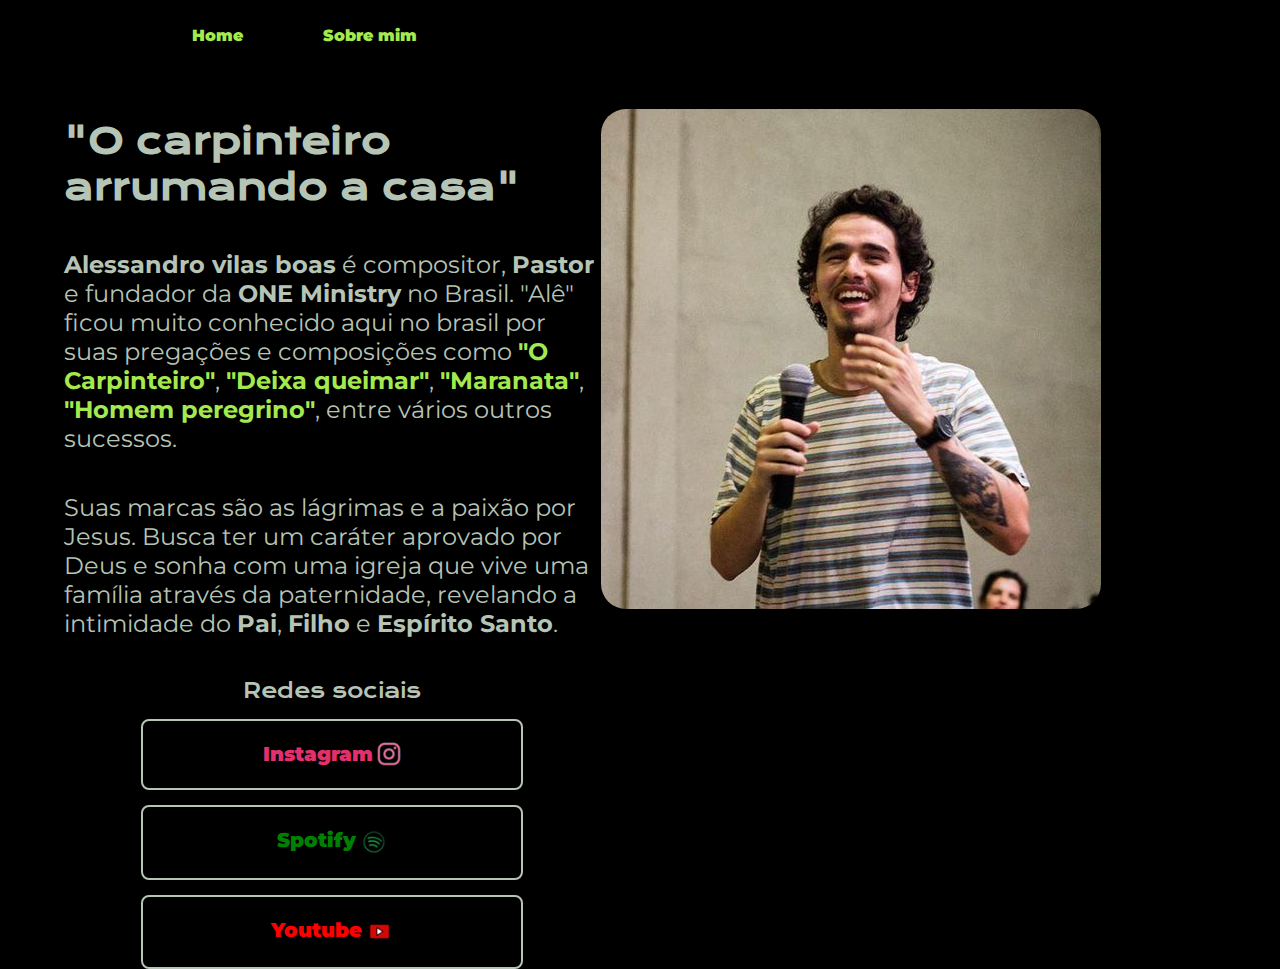
<file: index.html>
<!DOCTYPE html>
<html lang="pt-br"> 
    <meta charset="UTF-8">
    <meta name="viewport" content="width=device-width, initial-scale=1.0">
    <title>Homem peregrino</title>
    <link rel="shortcut icon" href="assets/pngwing.com.png" type="image/x-icon">
    <link rel="stylesheet" href="./styles/style.css">
</head>
<body>
    <header class="cabecalho">
        <nav class="nave">
        <A class="home" href="index.html"> <strong>Home</strong></A>
        <a class="home" href="about-me.html"> <strong>Sobre mim</strong></a>
    </nav>
    </header>
        <main class="apresentacao">
                <section class="apresentacao_conteudo">
    <h1 class="apresentacao_titulo"> 
        "O carpinteiro arrumando a casa" 
        </h1>
        <p class="apresentacao_paragrafo">
           <strong>Alessandro vilas boas</strong> é compositor, <strong>Pastor</strong> e fundador da <strong>ONE Ministry</strong> no Brasil. "Alê" ficou muito conhecido aqui no brasil por suas pregações e composições como <strong class="titulo-destaque">"O Carpinteiro"</strong>, <strong class="titulo-destaque">"Deixa queimar"</strong>, <strong class="titulo-destaque">"Maranata"</strong>, <strong class="titulo-destaque">"Homem peregrino"</strong>, entre vários outros sucessos.

            <p class="apresentacao_paragrafo">
                Suas marcas são as lágrimas e a paixão por Jesus. Busca ter um caráter aprovado por Deus e sonha com uma igreja que vive uma família através da paternidade, revelando a intimidade do <strong>Pai</strong>, <strong>Filho</strong> e <strong>Espírito Santo</strong>.
            
       
        </p>
        <div class="apresentacao_links">
            <h2 class="subtitulo_sub"> 
                Redes sociais
            </h2>

        <a target="_blank"class="apresentacao_botao1"
         href="https://www.instagram.com/alessandro_vilasboas/?hl=pt"><strong class="Instagram" >Instagram</strong> 
        <img class="botao_insta" src="/assets/instagram_social_media_logo_icon_133227.png" alt="logo instagram">
        </a>

        <a target="_blank"class="apresentacao_botao1" href="https://open.spotify.com/intl-pt/artist/7nMA5jUpayvsedWUkX9lx7"> <strong class="spoti">Spotify</strong>
<img class="botao_spoti" src="assets/spotify_logo_icon_134023.png" alt="logo spotify">
          </a> 
          
          <a target="_blank"class="apresentacao_botao1" href="https://www.youtube.com/@AlessandroVilasBoasONE"> <strong class="Youtube">Youtube</strong>
            <img class="botao_yotube" src="/assets/1492608049-15-youtube-video-player-play-logo-media_83366.png" alt="logo youtube">
                      </a> 
      
    
    </div>
</section>
<img   class="ale_redondo"  src="/assets/ale2.jpg" alt="Foto do pastor e cantor Alessando Vilas Boas">


        </main>

        
   
</body>
</html>
</file>
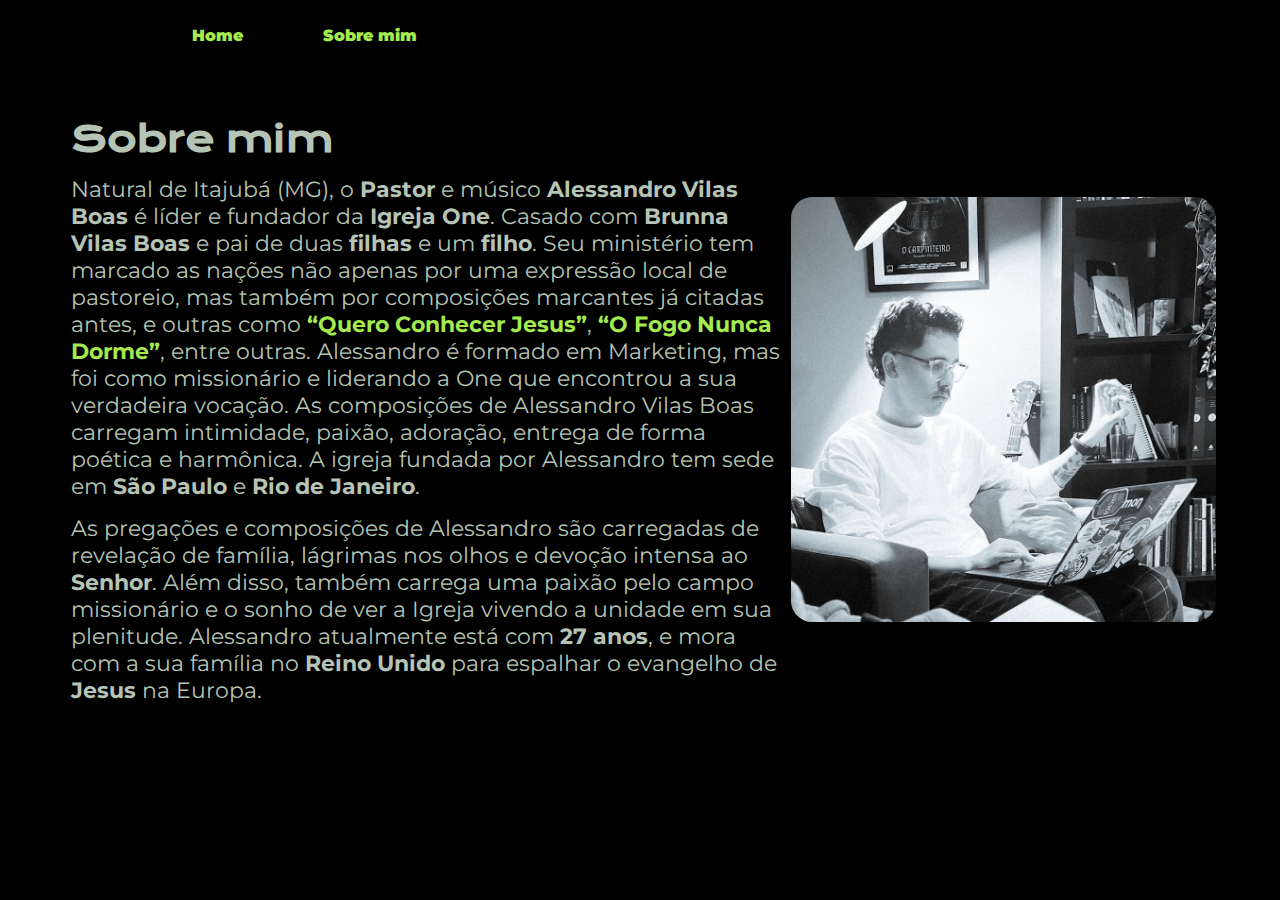
<file: about-me.html>
<!DOCTYPE html>
<html lang="pt-br">
<head>
    <meta charset="UTF-8">
    <meta name="viewport" content="width=device-width, initial-scale=1.0">
    <title>Sobre mim</title>
    <link rel="stylesheet" href="/styles/style.css">
</head>
<body>
    <header class="cabecalho">
        <nav class="nave">
            <A class="home" href="index.html"> <strong>Home</strong></A>
            <a target="_blank" class="home" href="about-me.html"> <strong>Sobre mim</strong></a>
        </nav>
    </header>
    <main class="apresentacao">

<section>

    <h1 class="apresentacao_titulo2"> 
        Sobre mim
        </h1>

<p class="paragrafo_1">
    Natural de Itajubá (MG), o <strong>Pastor</strong> e músico <strong>Alessandro Vilas Boas</strong> é líder e fundador da <strong>Igreja One</strong>. Casado com <strong>Brunna Vilas Boas</strong> e pai de duas <strong>filhas</strong> e um <strong>filho</strong>. Seu ministério tem marcado as nações não apenas por uma expressão local de pastoreio, mas também por composições marcantes já citadas antes, e outras como <strong class="titulo-destaque">“Quero Conhecer Jesus”</strong>, <strong class="titulo-destaque">“O Fogo Nunca Dorme”</strong>, entre outras. Alessandro é formado em Marketing, mas foi como missionário e liderando a One que encontrou a sua verdadeira vocação. As composições de Alessandro Vilas Boas carregam intimidade, paixão, adoração, entrega de forma poética e harmônica. A igreja fundada por Alessandro tem sede em <strong>São Paulo</strong> e <strong>Rio de Janeiro</strong>.
</p>

<P class="paragrafo_1">
As pregações e composições de Alessandro são carregadas de revelação de família, lágrimas nos olhos e devoção intensa ao <strong>Senhor</strong>. Além disso, também carrega uma paixão pelo campo missionário e o sonho de ver a Igreja vivendo a unidade em sua plenitude. Alessandro atualmente está com <strong>27 anos</strong>, e mora com a sua família no <strong>Reino Unido</strong> para espalhar o evangelho de <strong>Jesus</strong> na Europa. 
</P>

  
</p>

</p>
</section>
<img  class="ale_redondo2"  src="/assets/ALE3.jpg" alt="Cantor alessandro_vilasboas">
   </main>
</body>
</html>
</file>
<file: styles/style.css>
@import url('https://fonts.googleapis.com/css2?family=Krona+One&family=Montserrat:ital,wght@0,100..900;1,100..900&display=swap');

:root {
    --cor-primaria: black;
    --cor-secundaria:#B6C4B6;
    --cor-terciaria: #A4EA4F;

    --fonte-primaria: 'krona one', sans-serif;
    --fonte-segundaria:  "Montserrat" , sans-serif

    
    
}

* {
    margin: 0;
    padding: 0;
}

body {
    box-sizing: border-box;
    background-color: var(--cor-primaria);
    color: var(--cor-secundaria);
}
.cabecalho{ 
    padding: 2% 0% 0% 15%;
}

.nave{
    display: flex;
    gap: 80px;
}

.home{
    font-family: var(--fonte-segundaria);
    font-size: 1,5rem;
    font-weight: 600;
    color: var(--cor-terciaria);
    text-decoration: none;
}




.titulo-destaque {
    color:  var(--cor-terciaria);

}



.Instagram {
    color: #E1306C

    ;
    
}


.spoti {
    color: green

}

.Youtube {
    color: red;
}






.apresentacao{
    padding: 5%;
    display: flex;
    align-items: center;
    justify-content: space-between;
}

.apresentacao_conteudo{
    width: 615px;
    height: 482px;
    display: flex;
    flex-direction: column;
    gap: 40px;
    
}

.apresentacao_titulo{
   font-size: 2.25rem;
   font-family: var(--fonte-primaria);
   
}


.apresentacao_titulo2{
    padding: 1%;
    font-size: 2.25rem;
    font-family: var(--fonte-primaria);
    
 }

 

.apresentacao_paragrafo{
    font-size: 1.5rem;
    font-family:var(--fonte-segundaria);
}

.subtitulo_sub{
   font-family: var(--fonte-primaria);
   font-weight: 400;
   font-size: 1.25rem;

}
.apresentacao_links{
    display: flex;
    flex-direction: column;
    justify-content: space-evenly;
    align-items: center;
    gap: 15px;
}

.apresentacao_botao1{
    display: flex;
    justify-content: center;
    gap: 4px;
background-color: transparent;
color: white;
width: 378px;
text-align: center;
border-radius: 8px;
font-size: 1.25rem;
font-weight: 600;
padding: 21.5px 0;
text-decoration: none;
font-family:  var(--fonte-segundaria);
border: 2px solid var(--cor-secundaria);
}

        .apresentacao_botao1:hover {
            background-color: #272727;
        }

        
        
.ale_redondo{

margin-right: 10%; 
border-radius: 5%;
}

.logospotify{
    display: flex;
    flex-direction: column;
    justify-content: space-evenly;
    align-items: center;
    gap: 15px;
}

.botao_insta{
 width: 24px;
 

    
}

.botao_spoti{
    width: 28px;
    vertical-align: middle;
}

.botao_yotube{
width: 27px;
vertical-align: middle;
}
 
.h1{  
    font-family: var(--fonte-segundaria);
    padding: 1%;
    display: flex;
    align-items: center;
    justify-content: space-between;  
   
}


.paragrafo_1{
    font-family: var(--fonte-segundaria);
    padding: 1%;

    align-items: center;
    justify-content: space-between;
    font-size: 22px;
    font-family:var(--fonte-segundaria);

}
.paragrafo_2{
    font-family: var(--fonte-segundaria);
    padding: 1%;
    align-items: center;
    justify-content: space-between;
    font-size: 22px;
    font-family: var(--fonte-segundaria);
}

    

.ale_redondo2{
  border-radius: 5%;
width: 50%;
height: 425px;

}
</file>
